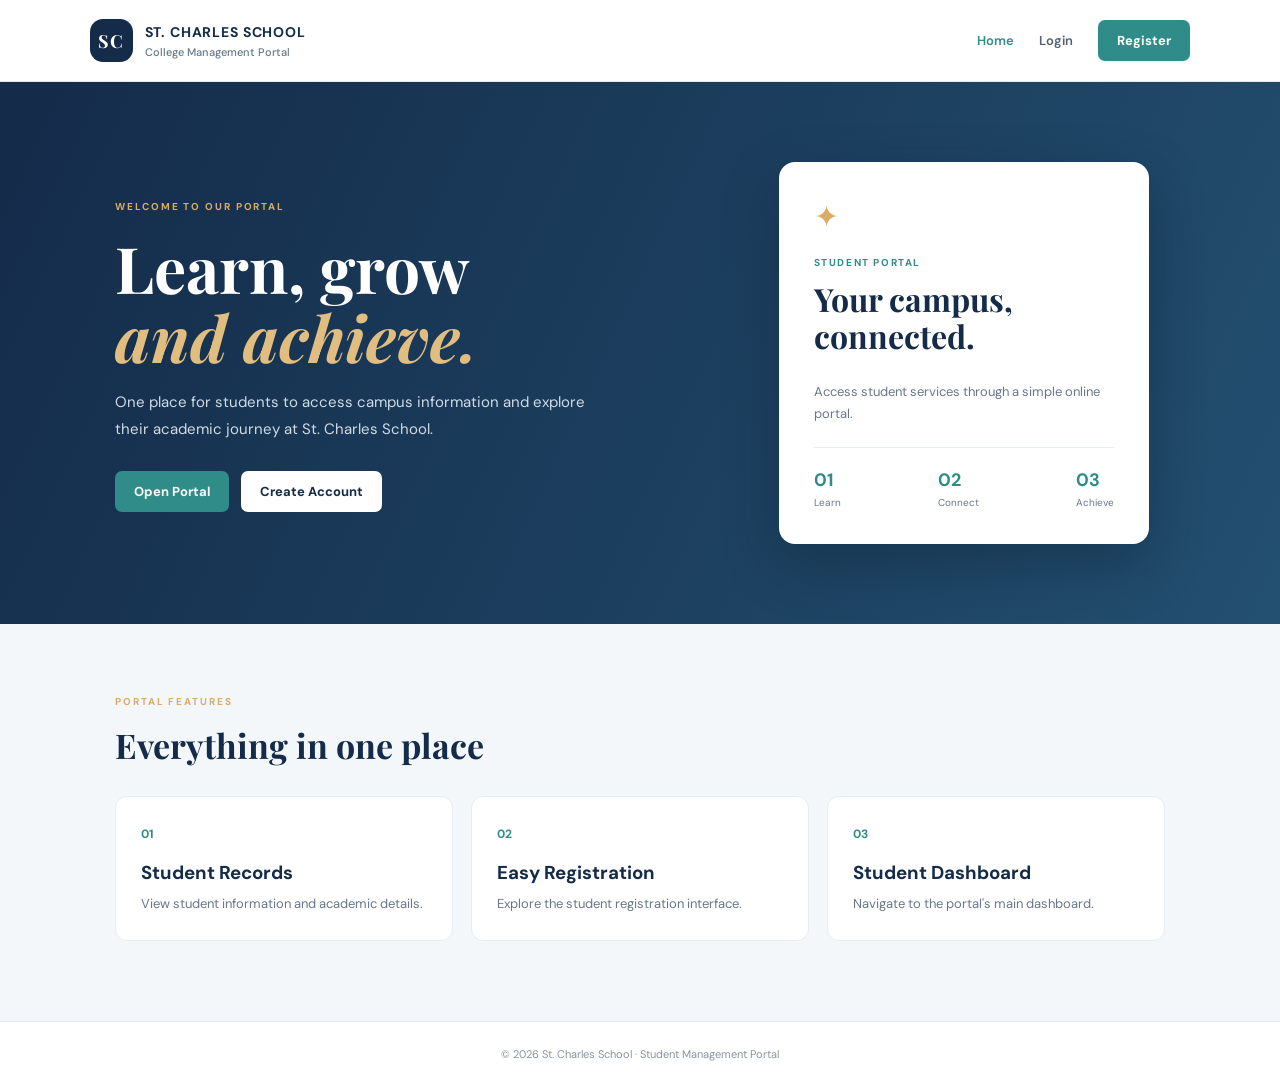
<file: index.html>
<!DOCTYPE html>
<html lang="en">
<head><meta charset="UTF-8"><meta name="viewport" content="width=device-width, initial-scale=1.0"><title>St. Charles School | Home</title><link rel="stylesheet" href="style.css"></head>
<body>
<header class="site-header"><a class="brand" href="index.html"><span class="brand-mark">SC</span><span>ST. CHARLES SCHOOL<small>College Management Portal</small></span></a><nav><a class="active" href="index.html">Home</a><a href="login.html">Login</a><a class="nav-button" href="register.html">Register</a></nav></header>
<main>
<section class="hero"><div class="hero-copy"><span class="eyebrow">WELCOME TO OUR PORTAL</span><h1>Learn, grow<br><em>and achieve.</em></h1><p>One place for students to access campus information and explore their academic journey at St. Charles School.</p><div class="actions"><a class="button" href="login.html">Open Portal</a><a class="button button-light" href="register.html">Create Account</a></div></div><div class="hero-card"><div class="hero-icon">✦</div><p class="card-label">STUDENT PORTAL</p><h2>Your campus,<br>connected.</h2><p>Access student services through a simple online portal.</p><div class="mini-stats"><div><strong>01</strong><span>Learn</span></div><div><strong>02</strong><span>Connect</span></div><div><strong>03</strong><span>Achieve</span></div></div></div></section>
<section class="feature-section"><div class="section-heading"><span class="eyebrow">PORTAL FEATURES</span><h2>Everything in one place</h2></div><div class="feature-grid"><article class="feature"><span>01</span><h3>Student Records</h3><p>View student information and academic details.</p></article><article class="feature"><span>02</span><h3>Easy Registration</h3><p>Explore the student registration interface.</p></article><article class="feature"><span>03</span><h3>Student Dashboard</h3><p>Navigate to the portal's main dashboard.</p></article></div></section>
</main><footer>© 2026 St. Charles School · Student Management Portal</footer>
</body></html>
</file>
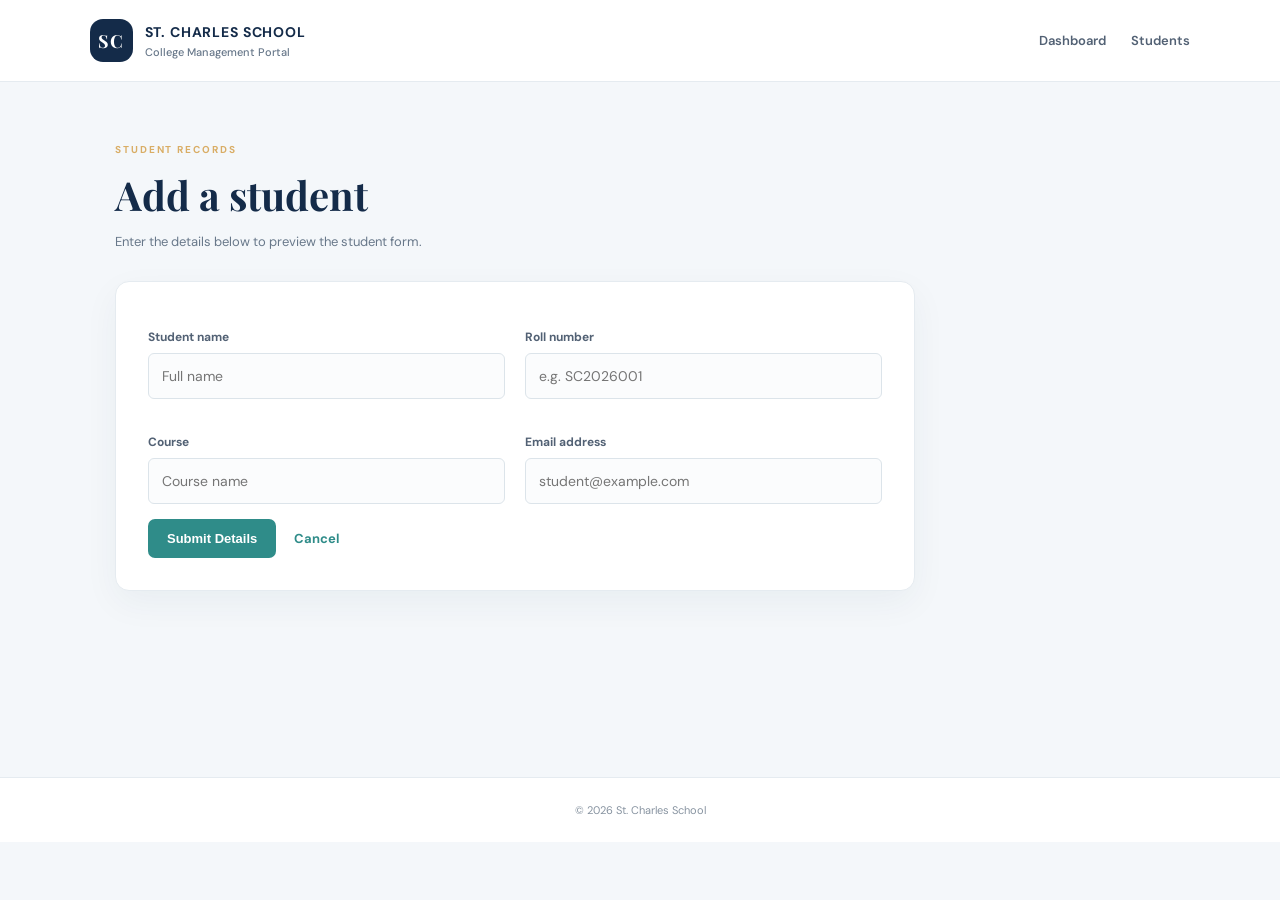
<file: add_student.html>
<!DOCTYPE html>
<html lang="en"><head><meta charset="UTF-8"><meta name="viewport" content="width=device-width, initial-scale=1.0"><title>Add Student | St. Charles School</title><link rel="stylesheet" href="style.css"></head>
<body><header class="site-header"><a class="brand" href="index.html"><span class="brand-mark">SC</span><span>ST. CHARLES SCHOOL<small>College Management Portal</small></span></a><nav><a href="dashboard.html">Dashboard</a><a href="students.html">Students</a></nav></header>
<main class="content-wrap"><div class="page-title"><span class="eyebrow">STUDENT RECORDS</span><h1>Add a student</h1><p>Enter the details below to preview the student form.</p></div><form class="panel wide-panel" action="students.html" method="get"><div class="field-grid"><label>Student name<input type="text" placeholder="Full name" required></label><label>Roll number<input type="text" placeholder="e.g. SC2026001" required></label><label>Course<input type="text" placeholder="Course name" required></label><label>Email address<input type="email" placeholder="student@example.com" required></label></div><button class="button" type="submit">Submit Details</button><a class="text-link" href="dashboard.html">Cancel</a></form></main><footer>© 2026 St. Charles School</footer></body></html>
</file>
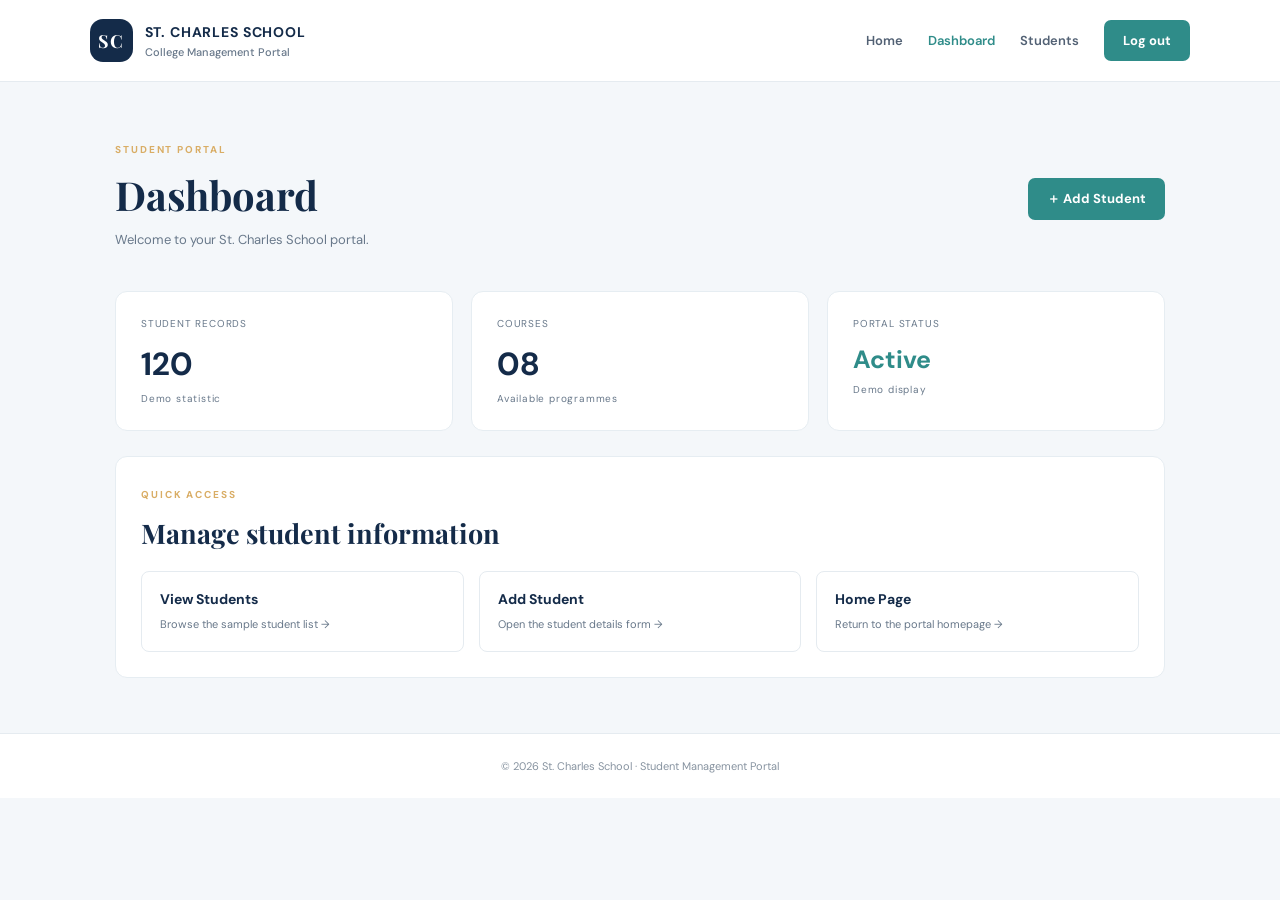
<file: dashboard.html>
<!DOCTYPE html>
<html lang="en"><head><meta charset="UTF-8"><meta name="viewport" content="width=device-width, initial-scale=1.0"><title>Dashboard | St. Charles School</title><link rel="stylesheet" href="style.css"></head>
<body><header class="site-header"><a class="brand" href="index.html"><span class="brand-mark">SC</span><span>ST. CHARLES SCHOOL<small>College Management Portal</small></span></a><nav><a href="index.html">Home</a><a class="active" href="dashboard.html">Dashboard</a><a href="students.html">Students</a><a class="nav-button" href="login.html">Log out</a></nav></header>
<main class="dashboard"><div class="welcome-row"><div><span class="eyebrow">STUDENT PORTAL</span><h1>Dashboard</h1><p>Welcome to your St. Charles School portal.</p></div><a class="button" href="add_student.html">＋ Add Student</a></div><div class="stats-grid"><article class="stat-card"><span>STUDENT RECORDS</span><strong>120</strong><small>Demo statistic</small></article><article class="stat-card"><span>COURSES</span><strong>08</strong><small>Available programmes</small></article><article class="stat-card"><span>PORTAL STATUS</span><strong class="status">Active</strong><small>Demo display</small></article></div><section class="quick-panel"><div class="section-heading"><span class="eyebrow">QUICK ACCESS</span><h2>Manage student information</h2></div><div class="quick-links"><a href="students.html"><strong>View Students</strong><span>Browse the sample student list →</span></a><a href="add_student.html"><strong>Add Student</strong><span>Open the student details form →</span></a><a href="index.html"><strong>Home Page</strong><span>Return to the portal homepage →</span></a></div></section></main><footer>© 2026 St. Charles School · Student Management Portal</footer></body></html>
</file>
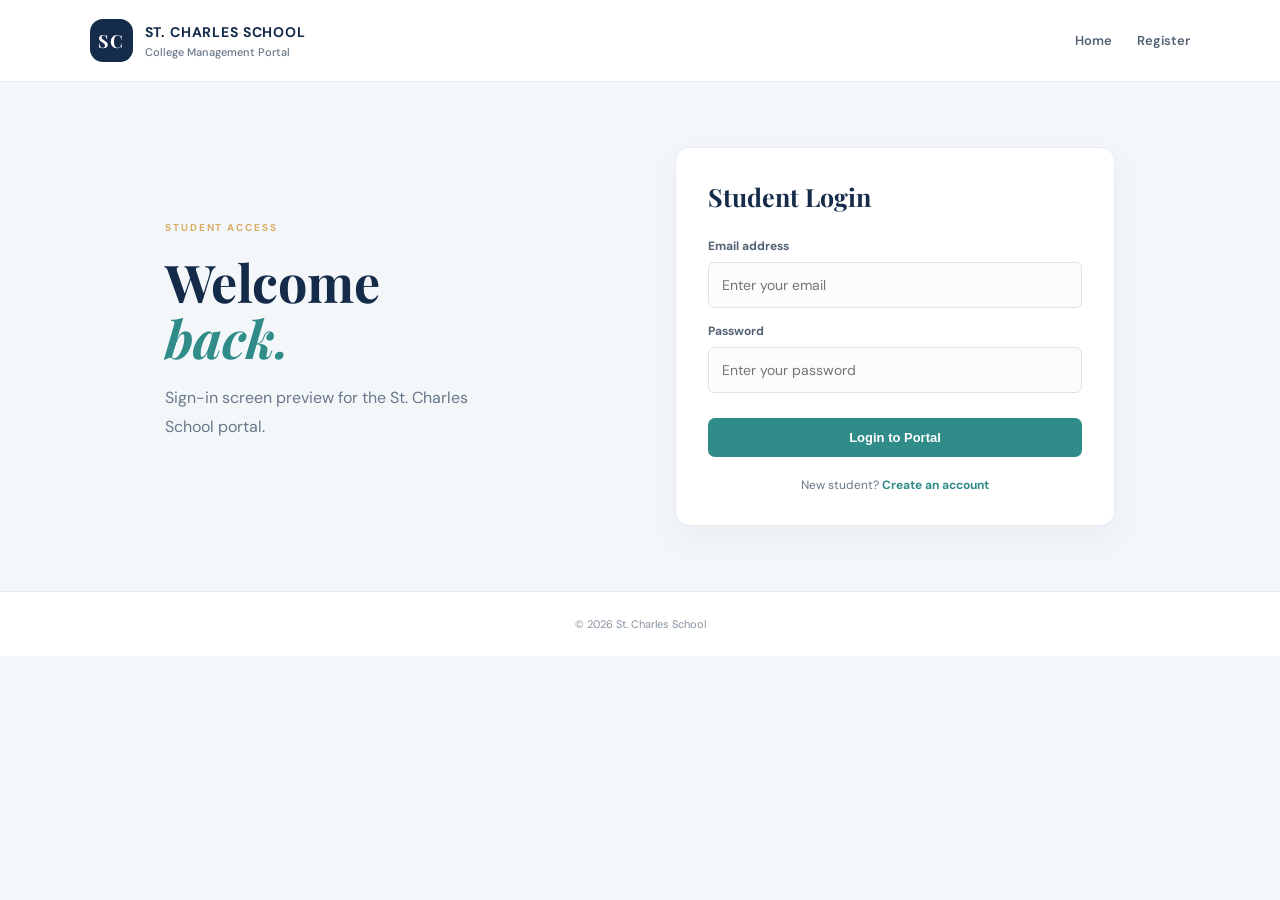
<file: login.html>
<!DOCTYPE html>
<html lang="en"><head><meta charset="UTF-8"><meta name="viewport" content="width=device-width, initial-scale=1.0"><title>Login | St. Charles School</title><link rel="stylesheet" href="style.css"></head>
<body class="form-page"><header class="site-header"><a class="brand" href="index.html"><span class="brand-mark">SC</span><span>ST. CHARLES SCHOOL<small>College Management Portal</small></span></a><nav><a href="index.html">Home</a><a href="register.html">Register</a></nav></header>
<main class="form-wrap"><section class="form-intro"><span class="eyebrow">STUDENT ACCESS</span><h1>Welcome<br><em>back.</em></h1><p>Sign-in screen preview for the St. Charles School portal.</p></section><form class="panel" action="dashboard.html" method="get"><h2>Student Login</h2><label>Email address<input type="email" placeholder="Enter your email" required></label><label>Password<input type="password" placeholder="Enter your password" required></label><button class="button full" type="submit">Login to Portal</button><p class="form-note">New student? <a href="register.html">Create an account</a></p></form></main><footer>© 2026 St. Charles School</footer></body></html>
</file>
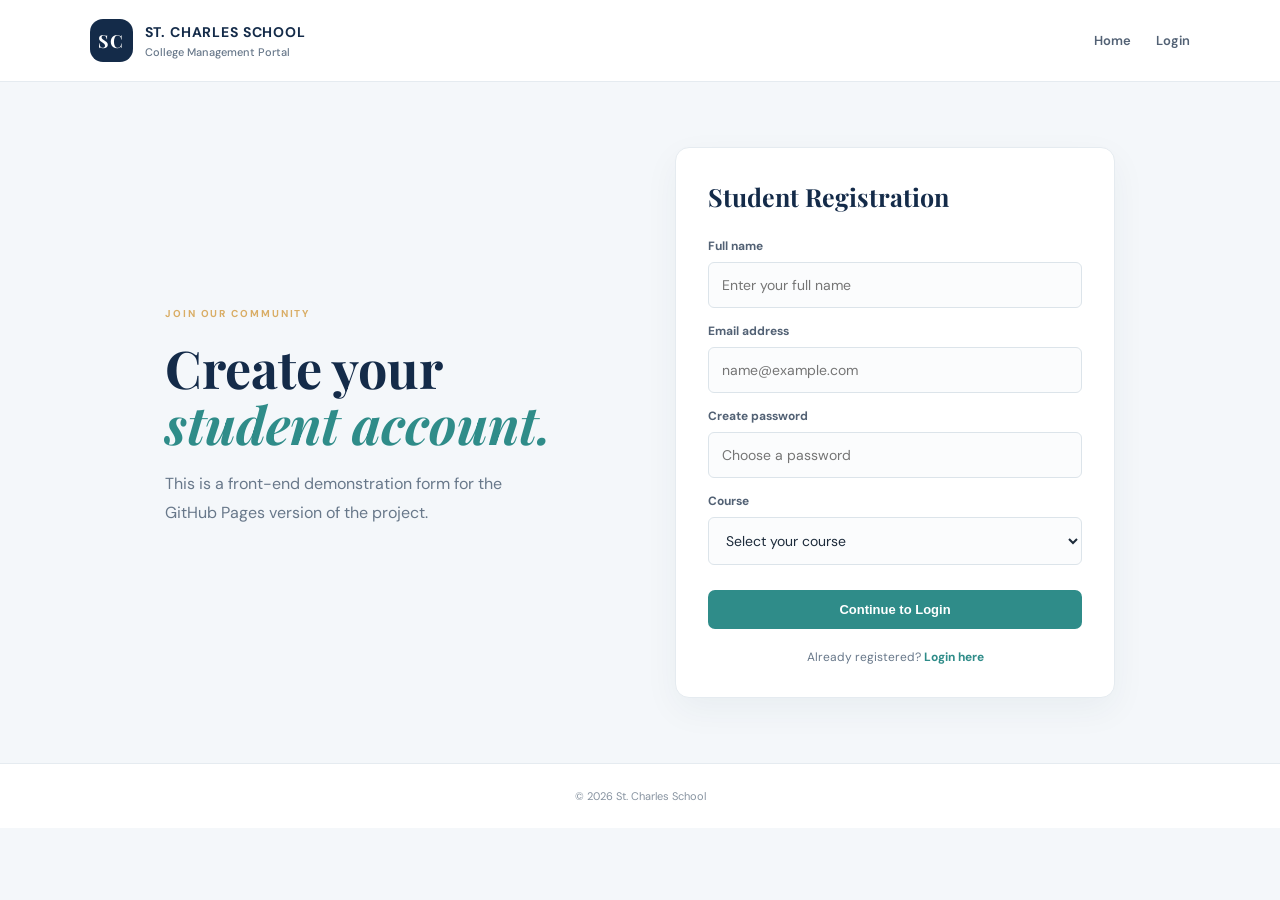
<file: register.html>
<!DOCTYPE html>
<html lang="en"><head><meta charset="UTF-8"><meta name="viewport" content="width=device-width, initial-scale=1.0"><title>Register | St. Charles School</title><link rel="stylesheet" href="style.css"></head>
<body class="form-page"><header class="site-header"><a class="brand" href="index.html"><span class="brand-mark">SC</span><span>ST. CHARLES SCHOOL<small>College Management Portal</small></span></a><nav><a href="index.html">Home</a><a href="login.html">Login</a></nav></header>
<main class="form-wrap"><section class="form-intro"><span class="eyebrow">JOIN OUR COMMUNITY</span><h1>Create your<br><em>student account.</em></h1><p>This is a front-end demonstration form for the GitHub Pages version of the project.</p></section><form class="panel" action="login.html" method="get"><h2>Student Registration</h2><label>Full name<input type="text" placeholder="Enter your full name" required></label><label>Email address<input type="email" placeholder="name@example.com" required></label><label>Create password<input type="password" placeholder="Choose a password" required></label><label>Course<select required><option value="">Select your course</option><option>Bachelor of Technology</option><option>Bachelor of Computer Applications</option><option>Bachelor of Business Administration</option><option>Other</option></select></label><button class="button full" type="submit">Continue to Login</button><p class="form-note">Already registered? <a href="login.html">Login here</a></p></form></main><footer>© 2026 St. Charles School</footer></body></html>
</file>
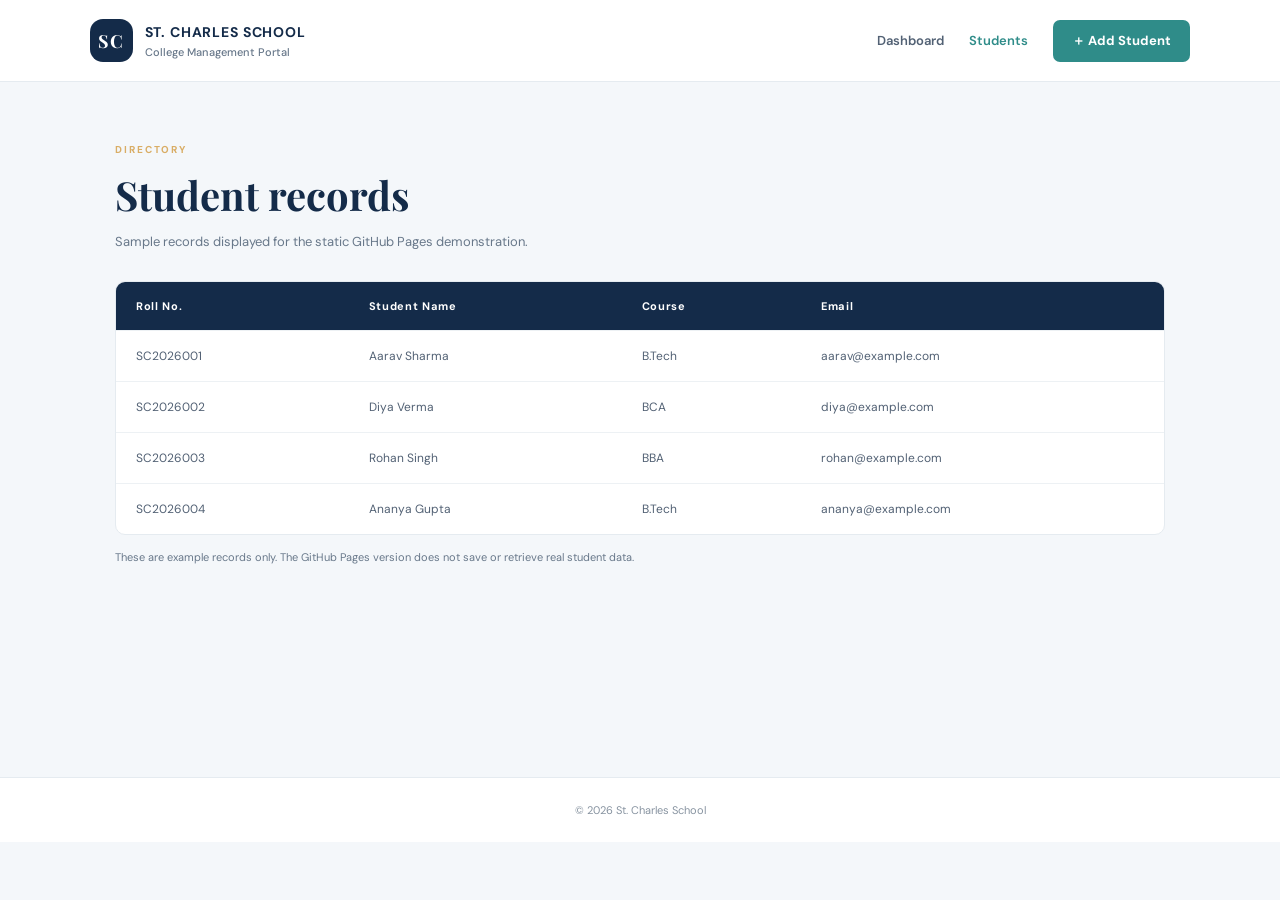
<file: students.html>
<!DOCTYPE html>
<html lang="en"><head><meta charset="UTF-8"><meta name="viewport" content="width=device-width, initial-scale=1.0"><title>Students | St. Charles School</title><link rel="stylesheet" href="style.css"></head>
<body><header class="site-header"><a class="brand" href="index.html"><span class="brand-mark">SC</span><span>ST. CHARLES SCHOOL<small>College Management Portal</small></span></a><nav><a href="dashboard.html">Dashboard</a><a class="active" href="students.html">Students</a><a class="nav-button" href="add_student.html">＋ Add Student</a></nav></header>
<main class="content-wrap"><div class="page-title"><span class="eyebrow">DIRECTORY</span><h1>Student records</h1><p>Sample records displayed for the static GitHub Pages demonstration.</p></div><div class="table-wrap"><table><thead><tr><th>Roll No.</th><th>Student Name</th><th>Course</th><th>Email</th></tr></thead><tbody><tr><td>SC2026001</td><td>Aarav Sharma</td><td>B.Tech</td><td>aarav@example.com</td></tr><tr><td>SC2026002</td><td>Diya Verma</td><td>BCA</td><td>diya@example.com</td></tr><tr><td>SC2026003</td><td>Rohan Singh</td><td>BBA</td><td>rohan@example.com</td></tr><tr><td>SC2026004</td><td>Ananya Gupta</td><td>B.Tech</td><td>ananya@example.com</td></tr></tbody></table></div><p class="demo-note">These are example records only. The GitHub Pages version does not save or retrieve real student data.</p></main><footer>© 2026 St. Charles School</footer></body></html>
</file>
<file: style.css>
@import url('https://fonts.googleapis.com/css2?family=DM+Sans:wght@400;500;600;700&family=Playfair+Display:ital,wght@0,600;0,700;1,600;1,700&display=swap');
:root{--navy:#142b49;--blue:#285b83;--teal:#2f8c89;--gold:#d9ad65;--ink:#1d2b3b;--muted:#68788a;--paper:#f4f7fa;--white:#fff}
*{box-sizing:border-box}body{margin:0;background:var(--paper);color:var(--ink);font-family:'DM Sans',Arial,sans-serif}a{color:inherit}.site-header{height:auto;min-height:82px;padding:17px 7%;display:flex;align-items:center;justify-content:space-between;background:#fff;border-bottom:1px solid #e5ebf0;gap:20px}.brand{display:flex;align-items:center;gap:12px;text-decoration:none;color:var(--navy);font-weight:700;letter-spacing:.06em;font-size:14px}.brand small{display:block;color:var(--muted);font-weight:500;letter-spacing:0;font-size:11px;margin-top:4px}.brand-mark{width:43px;height:43px;border-radius:13px;background:var(--navy);color:#fff;display:grid;place-items:center;font-family:'Playfair Display',serif;font-size:18px}nav{display:flex;align-items:center;gap:25px}nav a{text-decoration:none;color:#526174;font-size:13px;font-weight:600}nav a:hover,nav a.active{color:var(--teal)}.nav-button,.button{background:var(--teal);color:#fff!important;border:0;border-radius:7px;padding:12px 19px;text-decoration:none;font-weight:700;font-size:13px;display:inline-block}.hero{padding:80px 9%;background:linear-gradient(115deg,#142b49,#234f70);color:#fff;display:grid;grid-template-columns:1.2fr .8fr;gap:8%;align-items:center;min-height:490px}.eyebrow{font-size:10px;letter-spacing:.19em;font-weight:700;color:var(--gold)}h1,h2,h3,p{margin-top:0}.hero h1,.form-intro h1{font-family:'Playfair Display',Georgia,serif;font-size:clamp(42px,5vw,65px);line-height:1.08;margin:18px 0}.hero h1 em,.form-intro h1 em{color:#e2bd80}.hero-copy>p{max-width:480px;color:#d0dce6;line-height:1.8;font-size:15px}.actions{display:flex;gap:12px;margin-top:28px}.button-light{background:#fff;color:var(--navy)!important}.hero-card{background:#fff;color:var(--ink);padding:35px;border-radius:16px;box-shadow:0 20px 55px #071a2b55;max-width:370px}.hero-icon{font-size:30px;color:var(--gold)}.card-label{font-size:10px;letter-spacing:.16em;color:var(--teal);font-weight:700;margin:20px 0 12px}.hero-card h2{font-family:'Playfair Display',serif;font-size:32px;color:var(--navy);line-height:1.15}.hero-card>p:last-of-type{font-size:13px;color:var(--muted);line-height:1.7}.mini-stats{display:flex;justify-content:space-between;border-top:1px solid #e8edf1;padding-top:20px;margin-top:22px}.mini-stats strong,.mini-stats span{display:block}.mini-stats strong{color:var(--teal);font-size:18px}.mini-stats span{font-size:10px;color:var(--muted);margin-top:4px}.feature-section{padding:65px 9% 80px}.section-heading h2,.page-title h1{font-family:'Playfair Display',serif;color:var(--navy);font-size:34px;margin:12px 0 28px}.feature-grid{display:grid;grid-template-columns:repeat(3,1fr);gap:18px}.feature,.stat-card,.quick-panel{background:#fff;border:1px solid #e6edf2;border-radius:12px;padding:25px}.feature>span{color:var(--teal);font-weight:700;font-size:12px}.feature h3{margin:17px 0 8px;color:var(--navy)}.feature p,.page-title p{color:var(--muted);font-size:13px;line-height:1.7;margin-bottom:0}footer{text-align:center;padding:25px;color:#8793a0;font-size:11px;border-top:1px solid #e5ebf0;background:#fff}.form-page{min-height:100vh}.form-wrap{max-width:1000px;margin:65px auto;padding:0 25px;display:grid;grid-template-columns:1fr 1fr;gap:70px;align-items:center}.form-intro h1{font-size:52px;color:var(--navy)}.form-intro h1 em{color:var(--teal)}.form-intro p{max-width:350px;color:var(--muted);line-height:1.8}.panel{background:#fff;border:1px solid #e5ebf0;border-radius:14px;padding:32px;box-shadow:0 12px 35px #17324b0d}.panel h2{font-family:'Playfair Display',serif;color:var(--navy);font-size:25px;margin-bottom:25px}.panel label{display:block;font-size:12px;font-weight:700;color:#526174;margin:15px 0}.panel input,.panel select{width:100%;padding:13px;margin-top:8px;border:1px solid #dce4ea;border-radius:6px;background:#fbfcfd;font:14px 'DM Sans',sans-serif;color:var(--ink)}.panel input:focus,.panel select:focus{outline:2px solid #b9d9d5;border-color:var(--teal)}.full{width:100%;cursor:pointer;margin-top:10px}.form-note{font-size:12px;color:var(--muted);text-align:center;margin:20px 0 0}.form-note a,.text-link{color:var(--teal);font-weight:700;text-decoration:none}.dashboard,.content-wrap{max-width:1100px;margin:55px auto;padding:0 25px}.welcome-row{display:flex;justify-content:space-between;align-items:center;margin-bottom:30px}.welcome-row h1,.page-title h1{font-family:'Playfair Display',serif;font-size:40px;color:var(--navy);margin:10px 0}.welcome-row p{color:var(--muted);font-size:13px}.stats-grid{display:grid;grid-template-columns:repeat(3,1fr);gap:18px}.stat-card span,.stat-card small{display:block;color:var(--muted);font-size:10px;letter-spacing:.08em}.stat-card strong{display:block;color:var(--navy);font-size:32px;margin:13px 0 7px}.stat-card .status{color:var(--teal);font-size:25px}.quick-panel{margin-top:25px}.quick-panel .section-heading h2{font-size:27px;margin-bottom:20px}.quick-links{display:grid;grid-template-columns:repeat(3,1fr);gap:15px}.quick-links a{padding:18px;border:1px solid #e5ebf0;border-radius:8px;text-decoration:none}.quick-links strong,.quick-links span{display:block}.quick-links strong{color:var(--navy);font-size:14px}.quick-links span{font-size:11px;color:var(--muted);margin-top:8px;line-height:1.5}.page-title{margin-bottom:28px}.wide-panel{max-width:800px}.field-grid{display:grid;grid-template-columns:1fr 1fr;gap:5px 20px}.text-link{margin-left:18px;font-size:13px}.table-wrap{overflow-x:auto;background:#fff;border:1px solid #e5ebf0;border-radius:10px}table{width:100%;border-collapse:collapse;text-align:left;min-width:650px}th,td{padding:17px 20px;border-bottom:1px solid #edf1f4;font-size:12px}th{background:var(--navy);color:#fff;font-size:11px;letter-spacing:.06em}td{color:#526174}tbody tr:last-child td{border-bottom:0}.demo-note{color:var(--muted);font-size:11px;margin-top:15px}.content-wrap{min-height:65vh}
@media(max-width:700px){.site-header{padding:15px 5%;align-items:flex-start;flex-direction:column}nav{gap:14px;flex-wrap:wrap}.hero{grid-template-columns:1fr;padding:55px 7%}.hero-card{max-width:none}.feature-grid,.stats-grid,.quick-links{grid-template-columns:1fr}.form-wrap{grid-template-columns:1fr;gap:25px;margin:35px auto}.form-intro h1{font-size:43px}.welcome-row{align-items:flex-start;gap:15px;flex-direction:column}.field-grid{grid-template-columns:1fr}.dashboard,.content-wrap{margin:35px auto}}
</file>
